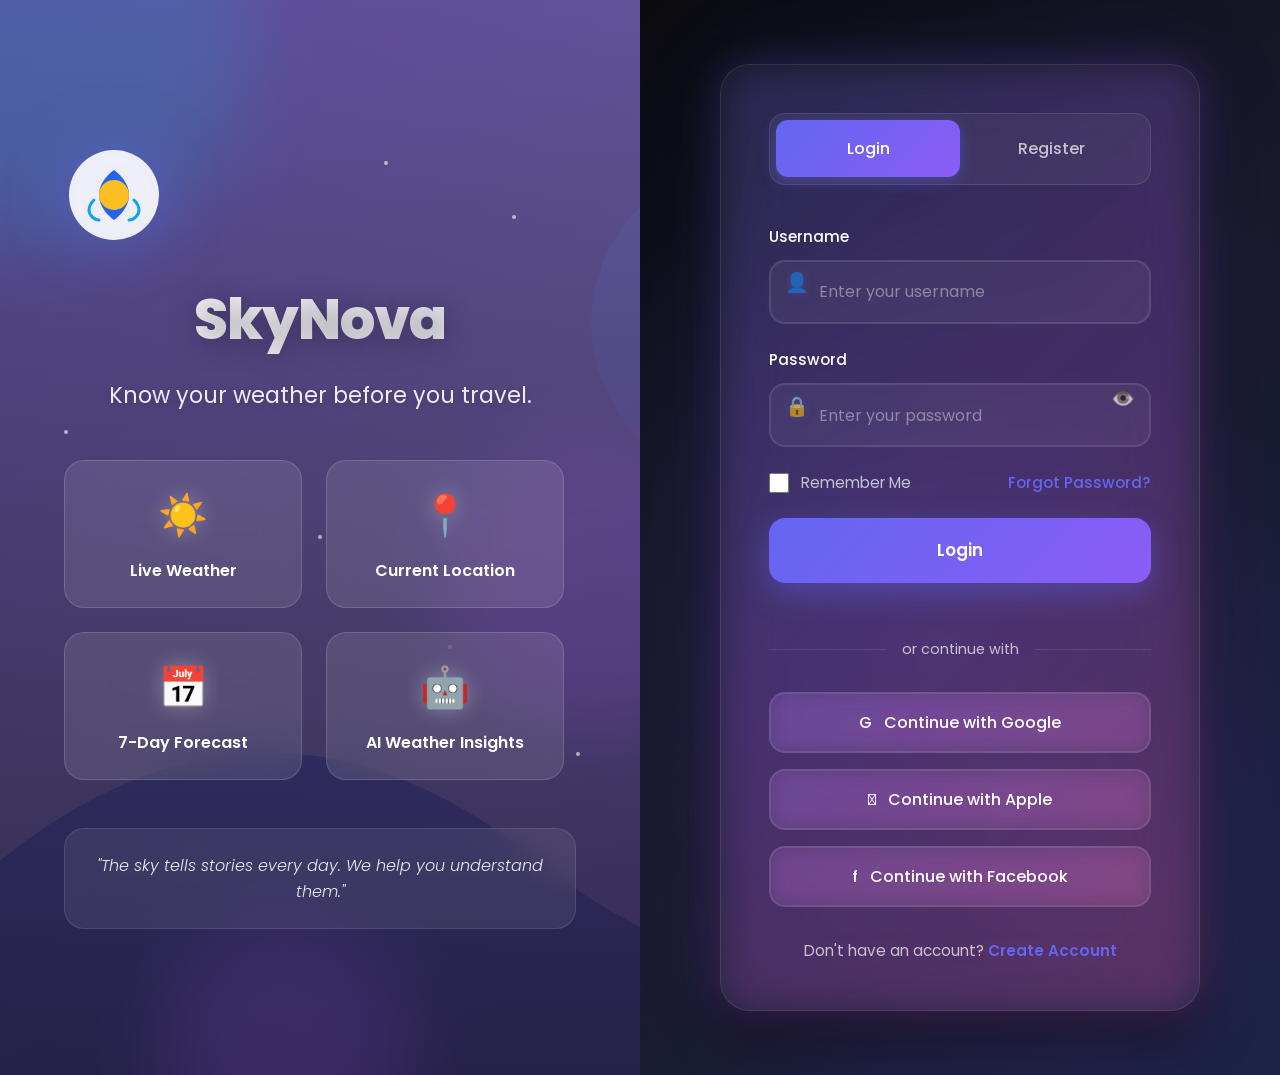
<file: index.html>
<!DOCTYPE html>
<html lang="en">
<head>
    <meta charset="UTF-8">
    <meta name="viewport" content="width=device-width, initial-scale=1.0">
    <title>SkyNova - Login</title>
    <link rel="preconnect" href="https://fonts.googleapis.com">
    <link rel="preconnect" href="https://fonts.gstatic.com" crossorigin>
    <link href="https://fonts.googleapis.com/css2?family=Poppins:wght@300;400;500;600;700&display=swap" rel="stylesheet">
    <link rel="stylesheet" href="css/style.css">
</head>
<body>
    <div class="login-container">
        <!-- Left Side - Animated Background -->
        <div class="left-side">
            <!-- Animated Background Shapes -->
            <div class="bg-shapes">
                <div class="shape shape-1"></div>
                <div class="shape shape-2"></div>
                <div class="shape shape-3"></div>
            </div>

            <!-- Floating Weather Particles -->
            <div class="particle"></div>
            <div class="particle"></div>
            <div class="particle"></div>
            <div class="particle"></div>
            <div class="particle"></div>
            <div class="particle"></div>
            <div class="particle"></div>
            <div class="particle"></div>

            <!-- Left Side Content -->
            <div class="left-content">
                <div class="logo">
                    <svg viewBox="0 0 100 100" fill="none" xmlns="http://www.w3.org/2000/svg">
                        <circle cx="50" cy="50" r="45" fill="white" fill-opacity="0.9"/>
                        <path d="M50 25C50 25 35 35 35 50C35 65 50 75 50 75C50 75 65 65 65 50C65 35 50 25 50 25Z" fill="#2563EB"/>
                        <circle cx="50" cy="50" r="15" fill="#FBBF24"/>
                        <path d="M30 55C30 55 25 60 25 65C25 70 30 75 35 75" stroke="#0EA5E9" stroke-width="3" stroke-linecap="round"/>
                        <path d="M70 55C70 55 75 60 75 65C75 70 70 75 65 75" stroke="#0EA5E9" stroke-width="3" stroke-linecap="round"/>
                    </svg>
                </div>
                <h1>SkyNova</h1>
                <p class="subtitle">Know your weather before you travel.</p>

                <!-- Feature Cards -->
                <div class="features">
                    <div class="feature-card">
                        <span class="icon">☀️</span>
                        <span>Live Weather</span>
                    </div>
                    <div class="feature-card">
                        <span class="icon">📍</span>
                        <span>Current Location</span>
                    </div>
                    <div class="feature-card">
                        <span class="icon">📅</span>
                        <span>7-Day Forecast</span>
                    </div>
                    <div class="feature-card">
                        <span class="icon">🤖</span>
                        <span>AI Weather Insights</span>
                    </div>
                </div>

                <!-- Quote Section -->
                <div class="quote-section">
                    <p>"The sky tells stories every day. We help you understand them."</p>
                </div>
            </div>
        </div>

        <!-- Right Side - Login Form -->
        <div class="right-side">
            <div class="login-card">
                <!-- Login/Register Toggle -->
                <div class="auth-toggle">
                    <button class="toggle-btn active" id="loginToggle">Login</button>
                    <button class="toggle-btn" id="registerToggle">Register</button>
                </div>

                <!-- Login Form -->
                <form class="auth-form active" id="loginForm">
                    <div class="form-group">
                        <label for="loginUsername">Username</label>
                        <span class="input-icon">👤</span>
                        <input type="text" id="loginUsername" placeholder="Enter your username" autocomplete="username">
                        <span class="validation-message" id="loginUsernameError"></span>
                    </div>

                    <div class="form-group">
                        <label for="loginPassword">Password</label>
                        <span class="input-icon">🔒</span>
                        <input type="password" id="loginPassword" placeholder="Enter your password" autocomplete="current-password">
                        <span class="password-toggle" id="loginPasswordToggle">👁️</span>
                        <span class="validation-message" id="loginPasswordError"></span>
                    </div>

                    <div class="form-options">
                        <label class="remember-me">
                            <input type="checkbox" id="rememberMe">
                            Remember Me
                        </label>
                        <a href="#" class="forgot-password" id="forgotPassword">Forgot Password?</a>
                    </div>

                    <button type="submit" class="submit-btn" id="loginBtn">
                        <span class="btn-text">Login</span>
                        <div class="loading-spinner"></div>
                    </button>

                    <!-- Social Login -->
                    <div class="divider">
                        <span>or continue with</span>
                    </div>

                    <div class="social-login">
                        <button type="button" class="social-btn google">
                            <span>G</span>
                            <span>Continue with Google</span>
                        </button>
                        <button type="button" class="social-btn apple">
                            <span></span>
                            <span>Continue with Apple</span>
                        </button>
                        <button type="button" class="social-btn facebook">
                            <span>f</span>
                            <span>Continue with Facebook</span>
                        </button>
                    </div>

                    <div class="create-account">
                        <p>Don't have an account? <a href="#" id="createAccountLink">Create Account</a></p>
                    </div>
                </form>

                <!-- Register Form -->
                <form class="auth-form" id="registerForm">
                    <div class="form-group">
                        <label for="registerUsername">Username</label>
                        <span class="input-icon">👤</span>
                        <input type="text" id="registerUsername" placeholder="Choose a username" autocomplete="username">
                        <span class="validation-message" id="registerUsernameError"></span>
                    </div>

                    <div class="form-group">
                        <label for="registerEmail">Email</label>
                        <span class="input-icon">📧</span>
                        <input type="email" id="registerEmail" placeholder="Enter your email" autocomplete="email">
                        <span class="validation-message" id="registerEmailError"></span>
                    </div>

                    <div class="form-group">
                        <label for="registerPassword">Password</label>
                        <span class="input-icon">🔒</span>
                        <input type="password" id="registerPassword" placeholder="Create a password" autocomplete="new-password">
                        <span class="password-toggle" id="registerPasswordToggle">👁️</span>
                        <span class="validation-message" id="registerPasswordError"></span>
                    </div>

                    <div class="form-group">
                        <label for="confirmPassword">Confirm Password</label>
                        <span class="input-icon">🔒</span>
                        <input type="password" id="confirmPassword" placeholder="Confirm your password" autocomplete="new-password">
                        <span class="password-toggle" id="confirmPasswordToggle">👁️</span>
                        <span class="validation-message" id="confirmPasswordError"></span>
                    </div>

                    <button type="submit" class="submit-btn" id="registerBtn">
                        <span class="btn-text">Create Account</span>
                        <div class="loading-spinner"></div>
                    </button>

                    <!-- Social Login -->
                    <div class="divider">
                        <span>or continue with</span>
                    </div>

                    <div class="social-login">
                        <button type="button" class="social-btn google">
                            <span>G</span>
                            <span>Continue with Google</span>
                        </button>
                        <button type="button" class="social-btn apple">
                            <span></span>
                            <span>Continue with Apple</span>
                        </button>
                        <button type="button" class="social-btn facebook">
                            <span>f</span>
                            <span>Continue with Facebook</span>
                        </button>
                    </div>

                    <div class="create-account">
                        <p>Already have an account? <a href="#" id="loginAccountLink">Login</a></p>
                    </div>
                </form>
            </div>
        </div>
    </div>

    <!-- Toast Container -->
    <div class="toast-container" id="toastContainer"></div>

    <script src="js/login.js"></script>
</body>
</html>
</file>
<file: css/style.css>
/* ============================================
   Weather Dashboard - Premium Login Page Styles
   Futuristic Glassmorphism Design
   ============================================ */

/* CSS Variables */
:root {
  --primary: #6366f1;
  --secondary: #8b5cf6;
  --accent: #a855f7;
  --dark: #0a0a0f;
  --background: #0a0a0f;
  --success: #10b981;
  --warning: #f59e0b;
  --danger: #ef4444;
  --glass-bg: rgba(255, 255, 255, 0.05);
  --glass-border: rgba(255, 255, 255, 0.1);
  --neon-blue: #00d4ff;
  --neon-purple: #a855f7;
  --text-primary: #ffffff;
  --text-secondary: rgba(255, 255, 255, 0.7);
  --shadow-light: 0 4px 6px -1px rgba(0, 0, 0, 0.3);
  --shadow-medium: 0 10px 15px -3px rgba(0, 0, 0, 0.4);
  --shadow-large: 0 25px 50px -12px rgba(0, 0, 0, 0.5);
  --shadow-glow: 0 0 20px rgba(99, 102, 241, 0.3);
}

/* Reset and Base Styles */
* {
  margin: 0;
  padding: 0;
  box-sizing: border-box;
}

body {
  font-family: 'Poppins', sans-serif;
  background: var(--background);
  overflow-x: hidden;
  min-height: 100vh;
  color: var(--text-primary);
}

/* ============================================
   Main Container - Split Screen Layout
   ============================================ */
.login-container {
  display: flex;
  min-height: 100vh;
  width: 100%;
  background: var(--dark);
}

/* ============================================
   Left Side - Premium Animated Background
   ============================================ */
.left-side {
  flex: 1;
  position: relative;
  background: 
    linear-gradient(135deg, rgba(99, 102, 241, 0.8) 0%, rgba(139, 92, 246, 0.8) 50%, rgba(168, 85, 247, 0.8) 100%),
    url('data:image/svg+xml,<svg xmlns="http://www.w3.org/2000/svg" viewBox="0 0 100 100"><defs><linearGradient id="sky" x1="0%" y1="0%" x2="100%" y2="100%"><stop offset="0%" style="stop-color:%23ff6b6b"/><stop offset="50%" style="stop-color:%23feca57"/><stop offset="100%" style="stop-color:%23ff9ff3"/></linearGradient></defs><rect fill="url(%23sky)" width="100" height="100"/><path d="M0 80 Q25 60 50 80 T100 80 L100 100 L0 100 Z" fill="%232d3436"/><circle cx="70" cy="30" r="15" fill="%23ffeaa7"/></svg>');
  background-size: 400% 400%, cover;
  animation: gradientShift 20s ease infinite;
  display: flex;
  flex-direction: column;
  justify-content: center;
  align-items: center;
  padding: 4rem;
  color: white;
  overflow: hidden;
}

@keyframes gradientShift {
  0% { background-position: 0% 50%; }
  50% { background-position: 100% 50%; }
  100% { background-position: 0% 50%; }
}

/* Dark Gradient Overlay */
.left-side::before {
  content: '';
  position: absolute;
  top: 0;
  left: 0;
  right: 0;
  bottom: 0;
  background: linear-gradient(180deg, rgba(10, 10, 15, 0.3) 0%, rgba(10, 10, 15, 0.7) 100%);
  z-index: 1;
}

/* Animated Background Elements */
.bg-shapes {
  position: absolute;
  top: 0;
  left: 0;
  width: 100%;
  height: 100%;
  overflow: hidden;
  z-index: 1;
}

.shape {
  position: absolute;
  border-radius: 50%;
  opacity: 0.15;
  animation: float 25s infinite ease-in-out;
  filter: blur(40px);
}

.shape-1 {
  width: 400px;
  height: 400px;
  background: var(--neon-blue);
  top: -150px;
  left: -150px;
  animation-delay: 0s;
}

.shape-2 {
  width: 300px;
  height: 300px;
  background: var(--neon-purple);
  top: 40%;
  right: -100px;
  animation-delay: 8s;
}

.shape-3 {
  width: 250px;
  height: 250px;
  background: var(--accent);
  bottom: -100px;
  left: 25%;
  animation-delay: 15s;
}

@keyframes float {
  0%, 100% { transform: translateY(0) rotate(0deg); }
  25% { transform: translateY(-20px) rotate(5deg); }
  50% { transform: translateY(-40px) rotate(-5deg); }
  75% { transform: translateY(-20px) rotate(3deg); }
}

/* Floating Weather Particles */
.particle {
  position: absolute;
  width: 4px;
  height: 4px;
  background: rgba(255, 255, 255, 0.6);
  border-radius: 50%;
  animation: particleFloat 15s infinite ease-in-out;
  z-index: 2;
}

.particle:nth-child(1) { top: 10%; left: 20%; animation-delay: 0s; }
.particle:nth-child(2) { top: 20%; left: 80%; animation-delay: 2s; }
.particle:nth-child(3) { top: 40%; left: 10%; animation-delay: 4s; }
.particle:nth-child(4) { top: 60%; left: 70%; animation-delay: 6s; }
.particle:nth-child(5) { top: 80%; left: 30%; animation-delay: 8s; }
.particle:nth-child(6) { top: 30%; left: 50%; animation-delay: 10s; }
.particle:nth-child(7) { top: 70%; left: 90%; animation-delay: 12s; }
.particle:nth-child(8) { top: 15%; left: 60%; animation-delay: 14s; }

@keyframes particleFloat {
  0%, 100% { transform: translateY(0) translateX(0); opacity: 0; }
  10% { opacity: 1; }
  90% { opacity: 1; }
  100% { transform: translateY(-100vh) translateX(50px); opacity: 0; }
}

@keyframes cloudFloat {
  0%, 100% { transform: translateX(0); }
  50% { transform: translateX(50px); }
}

/* Left Side Content */
.left-content {
  position: relative;
  z-index: 10;
  text-align: center;
  animation: fadeInUp 1s ease-out;
  max-width: 600px;
}

@keyframes fadeInUp {
  from {
    opacity: 0;
    transform: translateY(30px);
  }
  to {
    opacity: 1;
    transform: translateY(0);
  }
}

.logo {
  width: 100px;
  height: 100px;
  margin-bottom: 2rem;
  animation: floatLogo 4s ease-in-out infinite;
  filter: drop-shadow(0 0 30px rgba(99, 102, 241, 0.5));
}

@keyframes floatLogo {
  0%, 100% { transform: translateY(0) rotate(0deg); }
  50% { transform: translateY(-15px) rotate(5deg); }
}

.left-content h1 {
  font-size: 3.5rem;
  font-weight: 800;
  margin-bottom: 1rem;
  text-shadow: 0 4px 30px rgba(0, 0, 0, 0.3);
  letter-spacing: -1px;
  background: linear-gradient(135deg, #ffffff 0%, rgba(255, 255, 255, 0.8) 100%);
  -webkit-background-clip: text;
  -webkit-text-fill-color: transparent;
  background-clip: text;
}

.left-content .subtitle {
  font-size: 1.4rem;
  margin-bottom: 3rem;
  opacity: 0.9;
  font-weight: 400;
  text-shadow: 0 2px 10px rgba(0, 0, 0, 0.2);
}

/* Feature Cards */
.features {
  display: grid;
  grid-template-columns: repeat(2, 1fr);
  gap: 1.5rem;
  max-width: 500px;
  margin-bottom: 3rem;
}

.feature-card {
  background: rgba(255, 255, 255, 0.1);
  backdrop-filter: blur(20px);
  border: 1px solid rgba(255, 255, 255, 0.15);
  border-radius: 20px;
  padding: 1.5rem;
  text-align: center;
  transition: all 0.4s cubic-bezier(0.175, 0.885, 0.32, 1.275);
  animation: slideUp 0.8s ease-out backwards;
  position: relative;
  overflow: hidden;
}

.feature-card::before {
  content: '';
  position: absolute;
  top: 0;
  left: 0;
  right: 0;
  bottom: 0;
  background: linear-gradient(135deg, rgba(99, 102, 241, 0.2) 0%, rgba(168, 85, 247, 0.2) 100%);
  opacity: 0;
  transition: opacity 0.3s ease;
}

.feature-card:hover::before {
  opacity: 1;
}

.feature-card:nth-child(1) { animation-delay: 0.2s; }
.feature-card:nth-child(2) { animation-delay: 0.3s; }
.feature-card:nth-child(3) { animation-delay: 0.4s; }
.feature-card:nth-child(4) { animation-delay: 0.5s; }

@keyframes slideUp {
  from {
    opacity: 0;
    transform: translateY(20px);
  }
  to {
    opacity: 1;
    transform: translateY(0);
  }
}

.feature-card:hover {
  transform: translateY(-8px) scale(1.02);
  box-shadow: 0 20px 40px rgba(0, 0, 0, 0.3), 0 0 20px rgba(99, 102, 241, 0.3);
  border-color: rgba(99, 102, 241, 0.5);
}

.feature-card .icon {
  font-size: 2.5rem;
  margin-bottom: 0.8rem;
  display: block;
  position: relative;
  z-index: 1;
  filter: drop-shadow(0 0 10px rgba(255, 255, 255, 0.3));
}

.feature-card span {
  font-size: 1rem;
  font-weight: 600;
  position: relative;
  z-index: 1;
}

/* Quote Section */
.quote-section {
  margin-top: 2rem;
  padding: 1.5rem 2rem;
  background: rgba(255, 255, 255, 0.08);
  backdrop-filter: blur(15px);
  border-radius: 20px;
  border: 1px solid rgba(255, 255, 255, 0.1);
  animation: fadeInUp 1s ease-out backwards;
  animation-delay: 0.8s;
}

.quote-section p {
  font-size: 1rem;
  font-style: italic;
  line-height: 1.6;
  opacity: 0.9;
  font-weight: 300;
}


/* ============================================
   Right Side - Premium Login Form
   ============================================ */
.right-side {
  flex: 1;
  background: linear-gradient(135deg, #0a0a0f 0%, #1a1a2e 50%, #16213e 100%);
  display: flex;
  justify-content: center;
  align-items: center;
  padding: 4rem;
  position: relative;
  overflow: hidden;
}

.right-side::before {
  content: '';
  position: absolute;
  top: 0;
  left: 0;
  right: 0;
  bottom: 0;
  background: radial-gradient(circle at 30% 50%, rgba(99, 102, 241, 0.1) 0%, transparent 50%),
              radial-gradient(circle at 70% 80%, rgba(168, 85, 247, 0.1) 0%, transparent 50%);
  z-index: 0;
}

/* Premium Glassmorphism Login Card */
.login-card {
  background: rgba(255, 255, 255, 0.03);
  backdrop-filter: blur(40px);
  border-radius: 30px;
  padding: 3rem;
  width: 100%;
  max-width: 480px;
  box-shadow: 0 25px 50px rgba(0, 0, 0, 0.5), 0 0 100px rgba(99, 102, 241, 0.1);
  border: 1px solid rgba(255, 255, 255, 0.1);
  animation: fadeInRight 1s ease-out;
  position: relative;
  z-index: 1;
}

.login-card::before {
  content: '';
  position: absolute;
  top: -2px;
  left: -2px;
  right: -2px;
  bottom: -2px;
  background: linear-gradient(135deg, rgba(99, 102, 241, 0.5) 0%, rgba(168, 85, 247, 0.5) 50%, rgba(236, 72, 153, 0.5) 100%);
  border-radius: 32px;
  z-index: -1;
  opacity: 0.5;
  filter: blur(20px);
}

@keyframes fadeInRight {
  from {
    opacity: 0;
    transform: translateX(30px);
  }
  to {
    opacity: 1;
    transform: translateX(0);
  }
}

/* Login/Register Toggle */
.auth-toggle {
  display: flex;
  background: rgba(255, 255, 255, 0.05);
  border-radius: 16px;
  padding: 0.4rem;
  margin-bottom: 2.5rem;
  border: 1px solid rgba(255, 255, 255, 0.1);
}

.toggle-btn {
  flex: 1;
  padding: 1rem;
  border: none;
  background: transparent;
  color: var(--text-secondary);
  font-family: 'Poppins', sans-serif;
  font-size: 1rem;
  font-weight: 500;
  cursor: pointer;
  border-radius: 12px;
  transition: all 0.4s cubic-bezier(0.175, 0.885, 0.32, 1.275);
  position: relative;
  overflow: hidden;
}

.toggle-btn.active {
  background: linear-gradient(135deg, var(--primary) 0%, var(--secondary) 100%);
  color: white;
  box-shadow: 0 4px 15px rgba(99, 102, 241, 0.4);
}

.toggle-btn:hover:not(.active) {
  background: rgba(255, 255, 255, 0.1);
  color: var(--text-primary);
}

/* Form Styles */
.auth-form {
  display: none;
  animation: fadeIn 0.5s ease-out;
}

.auth-form.active {
  display: block;
}

@keyframes fadeIn {
  from { opacity: 0; }
  to { opacity: 1; }
}

.form-group {
  margin-bottom: 1.5rem;
  position: relative;
}

.form-group label {
  display: block;
  margin-bottom: 0.75rem;
  color: var(--text-primary);
  font-weight: 500;
  font-size: 0.95rem;
}

.form-group input {
  width: 100%;
  padding: 1.1rem 1rem 1.1rem 3rem;
  border: 2px solid rgba(255, 255, 255, 0.1);
  border-radius: 16px;
  font-family: 'Poppins', sans-serif;
  font-size: 1rem;
  transition: all 0.3s ease;
  background: rgba(255, 255, 255, 0.05);
  color: var(--text-primary);
}

.form-group input::placeholder {
  color: rgba(255, 255, 255, 0.4);
}

.form-group input:focus {
  outline: none;
  border-color: var(--primary);
  background: rgba(255, 255, 255, 0.08);
  box-shadow: 0 0 0 4px rgba(99, 102, 241, 0.15), 0 0 20px rgba(99, 102, 241, 0.2);
}

.form-group .input-icon {
  position: absolute;
  left: 1rem;
  top: 50%;
  transform: translateY(-50%);
  color: var(--text-secondary);
  font-size: 1.2rem;
  filter: drop-shadow(0 0 5px rgba(99, 102, 241, 0.3));
}

.form-group label + .input-icon {
  top: calc(50% + 0.5rem);
}

/* Password Toggle */
.password-toggle {
  position: absolute;
  right: 1rem;
  top: 50%;
  transform: translateY(-50%);
  cursor: pointer;
  color: var(--text-secondary);
  font-size: 1.2rem;
  transition: all 0.3s ease;
}

.password-toggle:hover {
  color: var(--primary);
  filter: drop-shadow(0 0 10px rgba(99, 102, 241, 0.5));
}

.form-group label + .password-toggle {
  top: calc(50% + 0.5rem);
}

/* Remember Me & Forgot Password */
.form-options {
  display: flex;
  justify-content: space-between;
  align-items: center;
  margin-bottom: 1.5rem;
  font-size: 0.9rem;
}

.remember-me {
  display: flex;
  align-items: center;
  gap: 0.75rem;
  cursor: pointer;
  color: var(--text-secondary);
  font-size: 0.95rem;
}

.remember-me input[type="checkbox"] {
  width: 20px;
  height: 20px;
  cursor: pointer;
  accent-color: var(--primary);
  border-radius: 4px;
}

.forgot-password {
  color: var(--primary);
  text-decoration: none;
  font-weight: 500;
  transition: all 0.3s ease;
  font-size: 0.95rem;
}

.forgot-password:hover {
  color: var(--secondary);
  text-shadow: 0 0 10px rgba(99, 102, 241, 0.5);
}

/* Submit Button */
.submit-btn {
  width: 100%;
  padding: 1.2rem;
  background: linear-gradient(135deg, var(--primary) 0%, var(--secondary) 100%);
  color: white;
  border: none;
  border-radius: 16px;
  font-family: 'Poppins', sans-serif;
  font-size: 1.05rem;
  font-weight: 600;
  cursor: pointer;
  transition: all 0.4s cubic-bezier(0.175, 0.885, 0.32, 1.275);
  position: relative;
  overflow: hidden;
  box-shadow: 0 10px 30px rgba(99, 102, 241, 0.4);
  margin-bottom: 1.5rem;
}

.submit-btn::before {
  content: '';
  position: absolute;
  top: 50%;
  left: 50%;
  width: 0;
  height: 0;
  background: rgba(255, 255, 255, 0.3);
  border-radius: 50%;
  transform: translate(-50%, -50%);
  transition: width 0.6s, height 0.6s;
}

.submit-btn:hover::before {
  width: 300px;
  height: 300px;
}

.submit-btn:hover {
  transform: translateY(-3px);
  box-shadow: 0 15px 40px rgba(99, 102, 241, 0.5), 0 0 30px rgba(99, 102, 241, 0.3);
}

.submit-btn:active {
  transform: translateY(0);
}

.submit-btn:disabled {
  opacity: 0.7;
  cursor: not-allowed;
}

/* Loading Animation */
.loading-spinner {
  display: none;
  width: 20px;
  height: 20px;
  border: 2px solid rgba(255, 255, 255, 0.3);
  border-top-color: white;
  border-radius: 50%;
  animation: spin 0.8s linear infinite;
  margin: 0 auto;
}

@keyframes spin {
  to { transform: rotate(360deg); }
}

.submit-btn.loading .btn-text {
  display: none;
}

.submit-btn.loading .loading-spinner {
  display: block;
}

/* Validation Messages */
.validation-message {
  font-size: 0.85rem;
  margin-top: 0.5rem;
  display: none;
  animation: shake 0.5s ease;
}

@keyframes shake {
  0%, 100% { transform: translateX(0); }
  25% { transform: translateX(-5px); }
  75% { transform: translateX(5px); }
}

.validation-message.error {
  color: var(--danger);
  display: block;
}

.validation-message.success {
  color: var(--success);
  display: block;
}

.form-group input.error {
  border-color: var(--danger);
  box-shadow: 0 0 0 4px rgba(239, 68, 68, 0.15);
}

.form-group input.success {
  border-color: var(--success);
  box-shadow: 0 0 0 4px rgba(16, 185, 129, 0.15);
}

/* Social Login Buttons */
.social-login {
  display: flex;
  flex-direction: column;
  gap: 1rem;
  margin-bottom: 2rem;
}

.social-btn {
  width: 100%;
  padding: 1rem;
  border: 2px solid rgba(255, 255, 255, 0.1);
  border-radius: 16px;
  background: rgba(255, 255, 255, 0.05);
  color: var(--text-primary);
  font-family: 'Poppins', sans-serif;
  font-size: 1rem;
  font-weight: 500;
  cursor: pointer;
  transition: all 0.3s ease;
  display: flex;
  align-items: center;
  justify-content: center;
  gap: 0.75rem;
  backdrop-filter: blur(10px);
}

.social-btn:hover {
  background: rgba(255, 255, 255, 0.1);
  border-color: rgba(255, 255, 255, 0.2);
  transform: translateY(-2px);
  box-shadow: 0 10px 30px rgba(0, 0, 0, 0.3);
}

.social-btn.google:hover {
  border-color: #4285f4;
  box-shadow: 0 10px 30px rgba(66, 133, 244, 0.3);
}

.social-btn.apple:hover {
  border-color: #000;
  box-shadow: 0 10px 30px rgba(0, 0, 0, 0.3);
}

.social-btn.facebook:hover {
  border-color: #1877f2;
  box-shadow: 0 10px 30px rgba(24, 119, 242, 0.3);
}

.divider {
  display: flex;
  align-items: center;
  margin: 2rem 0;
  color: var(--text-secondary);
  font-size: 0.9rem;
}

.divider::before,
.divider::after {
  content: '';
  flex: 1;
  height: 1px;
  background: rgba(255, 255, 255, 0.1);
}

.divider span {
  padding: 0 1rem;
}

.create-account {
  text-align: center;
  color: var(--text-secondary);
  font-size: 0.95rem;
}

.create-account a {
  color: var(--primary);
  text-decoration: none;
  font-weight: 600;
  transition: all 0.3s ease;
}

.create-account a:hover {
  color: var(--secondary);
  text-shadow: 0 0 10px rgba(99, 102, 241, 0.5);
}

/* ============================================
   Toast Notifications
   ============================================ */
.toast-container {
  position: fixed;
  top: 20px;
  right: 20px;
  z-index: 1000;
}

.toast {
  background: rgba(10, 10, 15, 0.95);
  backdrop-filter: blur(20px);
  padding: 1.2rem 1.8rem;
  border-radius: 16px;
  box-shadow: 0 25px 50px rgba(0, 0, 0, 0.5);
  margin-bottom: 1rem;
  display: flex;
  align-items: center;
  gap: 1rem;
  animation: slideInRight 0.5s ease-out;
  min-width: 320px;
  border: 1px solid rgba(255, 255, 255, 0.1);
}

@keyframes slideInRight {
  from {
    opacity: 0;
    transform: translateX(100%);
  }
  to {
    opacity: 1;
    transform: translateX(0);
  }
}

.toast.success {
  border-left: 4px solid var(--success);
}

.toast.error {
  border-left: 4px solid var(--danger);
}

.toast.warning {
  border-left: 4px solid var(--warning);
}

.toast-icon {
  font-size: 1.3rem;
}

.toast.success .toast-icon { color: var(--success); }
.toast.error .toast-icon { color: var(--danger); }
.toast.warning .toast-icon { color: var(--warning); }

.toast-message {
  font-size: 0.95rem;
  color: var(--text-primary);
  font-weight: 500;
}

.toast.hide {
  animation: slideOutRight 0.5s ease-out forwards;
}

@keyframes slideOutRight {
  from {
    opacity: 1;
    transform: translateX(0);
  }
  to {
    opacity: 0;
    transform: translateX(100%);
  }
}

/* ============================================
   Responsive Design
   ============================================ */
@media (max-width: 1024px) {
  .left-content h1 {
    font-size: 2.8rem;
  }

  .left-content .subtitle {
    font-size: 1.2rem;
  }

  .features {
    grid-template-columns: repeat(2, 1fr);
    gap: 1rem;
  }

  .feature-card {
    padding: 1.2rem;
  }

  .quote-section {
    padding: 1.2rem 1.5rem;
  }
}

@media (max-width: 768px) {
  .login-container {
    flex-direction: column;
  }

  .left-side {
    padding: 3rem 2rem;
    min-height: 45vh;
  }

  .left-content h1 {
    font-size: 2.2rem;
  }

  .left-content .subtitle {
    font-size: 1.1rem;
    margin-bottom: 2rem;
  }

  .features {
    grid-template-columns: repeat(2, 1fr);
    gap: 0.8rem;
    max-width: 100%;
  }

  .feature-card {
    padding: 1rem;
  }

  .quote-section {
    display: none;
  }

  .right-side {
    padding: 2rem;
  }

  .login-card {
    padding: 2rem;
    max-width: 100%;
  }

  .social-login {
    margin-bottom: 1.5rem;
  }
}

@media (max-width: 480px) {
  .left-side {
    min-height: 40vh;
    padding: 2rem 1.5rem;
  }

  .left-content h1 {
    font-size: 1.8rem;
  }

  .logo {
    width: 70px;
    height: 70px;
  }

  .features {
    gap: 0.6rem;
  }

  .feature-card {
    padding: 0.8rem;
  }

  .feature-card .icon {
    font-size: 2rem;
  }

  .feature-card span {
    font-size: 0.85rem;
  }

  .right-side {
    padding: 1.5rem;
  }

  .login-card {
    padding: 1.5rem;
  }

  .auth-toggle {
    margin-bottom: 1.5rem;
  }

  .form-group {
    margin-bottom: 1rem;
  }

  .submit-btn {
    padding: 1rem;
  }
}

/* ============================================
   Accessibility
   ============================================ */
*:focus-visible {
  outline: 3px solid var(--primary);
  outline-offset: 3px;
}

button:focus-visible,
input:focus-visible {
  outline: 3px solid var(--primary);
  outline-offset: 3px;
}

/* Reduced Motion */
@media (prefers-reduced-motion: reduce) {
  *,
  *::before,
  *::after {
    animation-duration: 0.01ms !important;
    animation-iteration-count: 1 !important;
    transition-duration: 0.01ms !important;
  }
}

/* Smooth Scroll */
html {
  scroll-behavior: smooth;
}
</file>
<file: css/dashboard.css>
/* ============================================
   Weather Dashboard - Premium Dashboard Styles
   Dark Futuristic Design
   ============================================ */

/* CSS Variables */
:root {
  --primary: #6366f1;
  --secondary: #8b5cf6;
  --accent: #a855f7;
  --dark: #0a0a0f;
  --background: #0a0a0f;
  --sidebar-bg: #0a0a0f;
  --card-bg: rgba(255, 255, 255, 0.03);
  --card-bg-hover: rgba(255, 255, 255, 0.06);
  --text-primary: #ffffff;
  --text-secondary: rgba(255, 255, 255, 0.7);
  --text-light: rgba(255, 255, 255, 0.5);
  --success: #10b981;
  --warning: #f59e0b;
  --danger: #ef4444;
  --neon-blue: #00d4ff;
  --neon-purple: #a855f7;
  --neon-pink: #ec4899;
  --shadow-sm: 0 4px 6px -1px rgba(0, 0, 0, 0.3);
  --shadow-md: 0 10px 15px -3px rgba(0, 0, 0, 0.4);
  --shadow-lg: 0 20px 25px -5px rgba(0, 0, 0, 0.5);
  --shadow-xl: 0 25px 50px -12px rgba(0, 0, 0, 0.6);
  --shadow-glow: 0 0 20px rgba(99, 102, 241, 0.3);
  --border-color: rgba(255, 255, 255, 0.1);
  --glass-bg: rgba(255, 255, 255, 0.03);
  --glass-border: rgba(255, 255, 255, 0.08);
}

/* Reset and Base Styles */
* {
  margin: 0;
  padding: 0;
  box-sizing: border-box;
}

body {
  font-family: 'Poppins', sans-serif;
  background: var(--dark);
  background-image: 
    radial-gradient(circle at 20% 50%, rgba(99, 102, 241, 0.08) 0%, transparent 50%),
    radial-gradient(circle at 80% 80%, rgba(168, 85, 247, 0.08) 0%, transparent 50%),
    radial-gradient(circle at 40% 20%, rgba(236, 72, 153, 0.05) 0%, transparent 40%);
  color: var(--text-primary);
  overflow-x: hidden;
  min-height: 100vh;
}

/* ============================================
   Dashboard Container
   ============================================ */
.dashboard-container {
  display: flex;
  min-height: 100vh;
}

/* ============================================
   Sidebar - Premium Dark Design
   ============================================ */
.sidebar {
  width: 280px;
  background: var(--sidebar-bg);
  display: flex;
  flex-direction: column;
  position: fixed;
  left: 0;
  top: 0;
  height: 100vh;
  z-index: 100;
  transition: transform 0.4s cubic-bezier(0.4, 0, 0.2, 1);
  border-right: 1px solid var(--border-color);
}

.sidebar-header {
  padding: 2rem 1.5rem;
  display: flex;
  align-items: center;
  gap: 1rem;
  border-bottom: 1px solid var(--border-color);
}

.logo {
  width: 50px;
  height: 50px;
  flex-shrink: 0;
  filter: drop-shadow(0 0 15px rgba(99, 102, 241, 0.5));
}

.app-name {
  color: white;
  font-size: 1.4rem;
  font-weight: 800;
  letter-spacing: -0.5px;
  background: linear-gradient(135deg, #ffffff 0%, rgba(255, 255, 255, 0.8) 100%);
  -webkit-background-clip: text;
  -webkit-text-fill-color: transparent;
  background-clip: text;
}

.sidebar-nav {
  flex: 1;
  padding: 1.5rem 1rem;
  display: flex;
  flex-direction: column;
  gap: 0.5rem;
  overflow-y: auto;
}

.nav-item {
  display: flex;
  align-items: center;
  gap: 1rem;
  padding: 1rem 1.2rem;
  color: var(--text-secondary);
  text-decoration: none;
  border-radius: 16px;
  transition: all 0.3s cubic-bezier(0.175, 0.885, 0.32, 1.275);
  font-weight: 500;
  position: relative;
  overflow: hidden;
}

.nav-item::before {
  content: '';
  position: absolute;
  left: 0;
  top: 0;
  bottom: 0;
  width: 3px;
  background: linear-gradient(180deg, var(--primary) 0%, var(--secondary) 100%);
  transform: scaleY(0);
  transition: transform 0.3s ease;
}

.nav-item:hover {
  background: var(--card-bg-hover);
  color: white;
  transform: translateX(8px);
}

.nav-item:hover::before {
  transform: scaleY(1);
}

.nav-item.active {
  background: linear-gradient(135deg, rgba(99, 102, 241, 0.2) 0%, rgba(139, 92, 246, 0.2) 100%);
  color: white;
  box-shadow: 0 0 20px rgba(99, 102, 241, 0.3);
}

.nav-item.active::before {
  transform: scaleY(1);
}

.nav-icon {
  font-size: 1.4rem;
  width: 24px;
  text-align: center;
  filter: drop-shadow(0 0 5px rgba(99, 102, 241, 0.3));
  transition: filter 0.3s ease;
}

.nav-item:hover .nav-icon {
  filter: drop-shadow(0 0 10px rgba(99, 102, 241, 0.6));
}

.nav-text {
  font-size: 0.95rem;
  font-weight: 500;
}

.sidebar-footer {
  padding: 1rem;
  border-top: 1px solid var(--border-color);
}

.logout-btn {
  color: var(--danger);
}

.logout-btn:hover {
  background: rgba(239, 68, 68, 0.15);
  color: var(--danger);
  box-shadow: 0 0 20px rgba(239, 68, 68, 0.3);
}

/* Premium Upgrade Card */
.premium-card {
  margin: 1rem;
  padding: 1.5rem;
  background: linear-gradient(135deg, rgba(99, 102, 241, 0.2) 0%, rgba(168, 85, 247, 0.2) 100%);
  border: 1px solid rgba(99, 102, 241, 0.3);
  border-radius: 20px;
  text-align: center;
  transition: all 0.3s ease;
  cursor: pointer;
}

.premium-card:hover {
  transform: translateY(-5px);
  box-shadow: 0 10px 30px rgba(99, 102, 241, 0.4);
  border-color: rgba(99, 102, 241, 0.5);
}

.premium-card h4 {
  color: white;
  font-size: 1rem;
  font-weight: 600;
  margin-bottom: 0.5rem;
}

.premium-card p {
  color: var(--text-secondary);
  font-size: 0.85rem;
  margin-bottom: 1rem;
}

.premium-card .upgrade-btn {
  background: linear-gradient(135deg, var(--primary) 0%, var(--secondary) 100%);
  color: white;
  border: none;
  padding: 0.6rem 1.2rem;
  border-radius: 12px;
  font-size: 0.85rem;
  font-weight: 600;
  cursor: pointer;
  transition: all 0.3s ease;
}

.premium-card .upgrade-btn:hover {
  box-shadow: 0 5px 15px rgba(99, 102, 241, 0.5);
}

/* ============================================
   Main Content
   ============================================ */
.main-content {
  flex: 1;
  margin-left: 280px;
  min-height: 100vh;
  transition: margin-left 0.3s ease;
}

.main-content.sidebar-collapsed {
  margin-left: 0;
}

/* ============================================
   Top Navigation - Premium Design
   ============================================ */
.top-nav {
  background: rgba(10, 10, 15, 0.8);
  backdrop-filter: blur(20px);
  padding: 1.2rem 2rem;
  display: flex;
  align-items: center;
  justify-content: space-between;
  gap: 2rem;
  box-shadow: 0 4px 20px rgba(0, 0, 0, 0.3);
  position: sticky;
  top: 0;
  z-index: 50;
  border-bottom: 1px solid var(--border-color);
}

.menu-toggle {
  display: none;
  flex-direction: column;
  gap: 5px;
  background: none;
  border: none;
  cursor: pointer;
  padding: 8px;
  border-radius: 8px;
  transition: background 0.3s ease;
}

.menu-toggle:hover {
  background: var(--card-bg-hover);
}

.menu-toggle span {
  width: 25px;
  height: 3px;
  background: var(--text-primary);
  border-radius: 3px;
  transition: all 0.3s ease;
  box-shadow: 0 0 5px rgba(99, 102, 241, 0.3);
}

.search-bar {
  flex: 1;
  max-width: 500px;
  display: flex;
  align-items: center;
  background: var(--card-bg);
  border: 2px solid var(--border-color);
  border-radius: 20px;
  padding: 0.8rem 1.2rem;
  transition: all 0.3s ease;
  backdrop-filter: blur(10px);
}

.search-bar:focus-within {
  border-color: var(--primary);
  box-shadow: 0 0 0 4px rgba(99, 102, 241, 0.15), 0 0 20px rgba(99, 102, 241, 0.3);
  background: var(--card-bg-hover);
}

.search-icon {
  font-size: 1.3rem;
  margin-right: 0.8rem;
  filter: drop-shadow(0 0 5px rgba(99, 102, 241, 0.3));
}

.search-bar input {
  flex: 1;
  border: none;
  background: transparent;
  font-family: 'Poppins', sans-serif;
  font-size: 1rem;
  color: var(--text-primary);
  outline: none;
}

.search-bar input::placeholder {
  color: var(--text-light);
}

.search-btn {
  background: linear-gradient(135deg, var(--primary) 0%, var(--secondary) 100%);
  color: white;
  border: none;
  padding: 0.7rem 1.5rem;
  border-radius: 14px;
  font-family: 'Poppins', sans-serif;
  font-size: 0.95rem;
  font-weight: 600;
  cursor: pointer;
  transition: all 0.3s ease;
  box-shadow: 0 4px 15px rgba(99, 102, 241, 0.3);
}

.search-btn:hover {
  transform: translateY(-2px);
  box-shadow: 0 6px 20px rgba(99, 102, 241, 0.5);
}

.nav-actions {
  display: flex;
  align-items: center;
  gap: 1rem;
}

.nav-actions button {
  width: 44px;
  height: 44px;
  border-radius: 14px;
  border: none;
  background: var(--card-bg);
  font-size: 1.3rem;
  cursor: pointer;
  transition: all 0.3s cubic-bezier(0.175, 0.885, 0.32, 1.275);
  display: flex;
  align-items: center;
  justify-content: center;
  backdrop-filter: blur(10px);
  border: 1px solid var(--border-color);
}

.nav-actions button:hover {
  background: var(--card-bg-hover);
  transform: translateY(-3px);
  box-shadow: 0 5px 20px rgba(99, 102, 241, 0.3);
  border-color: rgba(99, 102, 241, 0.5);
}

.theme-toggle {
  position: relative;
}

.user-profile {
  display: flex;
  align-items: center;
  gap: 1rem;
  padding: 0.6rem 1.2rem;
  background: var(--card-bg);
  border-radius: 16px;
  cursor: pointer;
  transition: all 0.3s ease;
  border: 1px solid var(--border-color);
  backdrop-filter: blur(10px);
}

.user-profile:hover {
  background: var(--card-bg-hover);
  transform: translateY(-2px);
  box-shadow: 0 5px 20px rgba(99, 102, 241, 0.3);
  border-color: rgba(99, 102, 241, 0.5);
}

.avatar {
  width: 40px;
  height: 40px;
  border-radius: 50%;
  object-fit: cover;
  border: 2px solid var(--primary);
  box-shadow: 0 0 15px rgba(99, 102, 241, 0.4);
}

.username {
  font-size: 0.95rem;
  font-weight: 600;
  color: var(--text-primary);
}

/* ============================================
   Content Area - Premium Design
   ============================================ */
.content-area {
  padding: 2.5rem;
  max-width: 1600px;
  margin: 0 auto;
  animation: fadeIn 0.6s ease-out;
}

@keyframes fadeIn {
  from {
    opacity: 0;
    transform: translateY(20px);
  }
  to {
    opacity: 1;
    transform: translateY(0);
  }
}

/* ============================================
   Greeting Section - Premium Design
   ============================================ */
.greeting-section {
  margin-bottom: 2.5rem;
  animation: slideUp 0.6s ease-out;
}

@keyframes slideUp {
  from {
    opacity: 0;
    transform: translateY(30px);
  }
  to {
    opacity: 1;
    transform: translateY(0);
  }
}

.greeting-section h1 {
  font-size: 2.2rem;
  font-weight: 800;
  margin-bottom: 0.5rem;
  background: linear-gradient(135deg, #ffffff 0%, rgba(255, 255, 255, 0.8) 100%);
  -webkit-background-clip: text;
  -webkit-text-fill-color: transparent;
  background-clip: text;
  letter-spacing: -0.5px;
}

.current-time {
  font-size: 1.05rem;
  color: var(--text-secondary);
  font-weight: 400;
}

/* ============================================
   Weather Hero Card - Premium Design
   ============================================ */
.weather-hero {
  position: relative;
  background: linear-gradient(135deg, rgba(99, 102, 241, 0.3) 0%, rgba(139, 92, 246, 0.3) 100%);
  border-radius: 32px;
  padding: 3rem;
  margin-bottom: 2.5rem;
  overflow: hidden;
  box-shadow: 0 25px 50px rgba(0, 0, 0, 0.5), 0 0 100px rgba(99, 102, 241, 0.2);
  animation: slideUp 0.8s ease-out;
  animation-delay: 0.1s;
  animation-fill-mode: backwards;
  border: 1px solid rgba(255, 255, 255, 0.1);
  backdrop-filter: blur(20px);
}

.hero-background {
  position: absolute;
  top: 0;
  left: 0;
  right: 0;
  bottom: 0;
  opacity: 0.4;
  transition: background 0.8s ease;
  background-size: cover;
  background-position: center;
}

/* Weather Backgrounds - Premium */
.hero-background.sunny {
  background: linear-gradient(135deg, rgba(251, 191, 36, 0.3) 0%, rgba(245, 158, 11, 0.3) 100%);
}

.hero-background.rain {
  background: linear-gradient(135deg, rgba(59, 130, 246, 0.3) 0%, rgba(37, 99, 235, 0.3) 100%);
}

.hero-background.cloudy {
  background: linear-gradient(135deg, rgba(107, 114, 128, 0.3) 0%, rgba(75, 85, 99, 0.3) 100%);
}

.hero-background.night {
  background: linear-gradient(135deg, rgba(15, 23, 42, 0.5) 0%, rgba(30, 41, 59, 0.5) 100%);
}

.hero-background.snow {
  background: linear-gradient(135deg, rgba(224, 242, 254, 0.3) 0%, rgba(186, 230, 253, 0.3) 100%);
}

.hero-content {
  position: relative;
  z-index: 1;
  display: grid;
  grid-template-columns: 1fr 1.2fr 1fr;
  gap: 2.5rem;
  align-items: center;
}

.hero-left {
  color: white;
}

.location-info h2 {
  font-size: 2.8rem;
  font-weight: 800;
  margin-bottom: 0.5rem;
  text-shadow: 0 4px 20px rgba(0, 0, 0, 0.3);
  letter-spacing: -1px;
}

.location-info p {
  font-size: 1.2rem;
  opacity: 0.9;
  font-weight: 500;
}

.date-info {
  margin-top: 1.2rem;
  font-size: 1rem;
  opacity: 0.85;
  font-weight: 400;
}

.hero-center {
  text-align: center;
  color: white;
}

.weather-icon-large {
  font-size: 6rem;
  margin-bottom: 1rem;
  animation: float 4s ease-in-out infinite;
  filter: drop-shadow(0 0 30px rgba(255, 255, 255, 0.3));
}

@keyframes float {
  0%, 100% { transform: translateY(0) rotate(0deg); }
  50% { transform: translateY(-15px) rotate(3deg); }
}

.temperature {
  font-size: 5rem;
  font-weight: 800;
  line-height: 1;
  text-shadow: 0 4px 30px rgba(0, 0, 0, 0.3);
  letter-spacing: -3px;
}

.degree {
  font-size: 2.5rem;
  font-weight: 600;
}

.weather-condition {
  font-size: 1.4rem;
  margin-top: 0.8rem;
  opacity: 0.95;
  font-weight: 500;
  text-shadow: 0 2px 10px rgba(0, 0, 0, 0.2);
}

.hero-right {
  color: white;
  text-align: right;
}

.feels-like {
  background: rgba(255, 255, 255, 0.15);
  backdrop-filter: blur(20px);
  padding: 1.2rem 1.8rem;
  border-radius: 20px;
  display: inline-block;
  border: 1px solid rgba(255, 255, 255, 0.2);
  box-shadow: 0 10px 30px rgba(0, 0, 0, 0.2);
}

.feels-like .label {
  display: block;
  font-size: 0.9rem;
  opacity: 0.85;
  margin-bottom: 0.4rem;
  font-weight: 500;
}

.feels-like span:last-child {
  font-size: 1.8rem;
  font-weight: 700;
  text-shadow: 0 2px 10px rgba(0, 0, 0, 0.2);
}

/* ============================================
   Weather Details Grid - Premium Design
   ============================================ */
.weather-details {
  display: grid;
  grid-template-columns: repeat(4, 1fr);
  gap: 1.5rem;
  margin-bottom: 2.5rem;
  animation: slideUp 0.8s ease-out;
  animation-delay: 0.2s;
  animation-fill-mode: backwards;
}

.detail-card {
  background: var(--card-bg);
  border-radius: 24px;
  padding: 1.8rem;
  display: flex;
  align-items: center;
  gap: 1.2rem;
  box-shadow: var(--shadow-lg);
  transition: all 0.4s cubic-bezier(0.175, 0.885, 0.32, 1.275);
  cursor: pointer;
  border: 1px solid var(--border-color);
  backdrop-filter: blur(20px);
  position: relative;
  overflow: hidden;
}

.detail-card::before {
  content: '';
  position: absolute;
  top: 0;
  left: 0;
  right: 0;
  bottom: 0;
  background: linear-gradient(135deg, rgba(99, 102, 241, 0.1) 0%, rgba(168, 85, 247, 0.1) 100%);
  opacity: 0;
  transition: opacity 0.3s ease;
}

.detail-card:hover::before {
  opacity: 1;
}

.detail-card:hover {
  transform: translateY(-8px) scale(1.02);
  box-shadow: 0 20px 40px rgba(0, 0, 0, 0.4), 0 0 30px rgba(99, 102, 241, 0.3);
  border-color: rgba(99, 102, 241, 0.5);
}

.card-icon {
  font-size: 2.2rem;
  width: 56px;
  height: 56px;
  display: flex;
  align-items: center;
  justify-content: center;
  background: rgba(255, 255, 255, 0.05);
  border-radius: 16px;
  position: relative;
  z-index: 1;
  filter: drop-shadow(0 0 10px rgba(99, 102, 241, 0.3));
  transition: filter 0.3s ease;
}

.detail-card:hover .card-icon {
  filter: drop-shadow(0 0 15px rgba(99, 102, 241, 0.6));
}

.card-content {
  display: flex;
  flex-direction: column;
  position: relative;
  z-index: 1;
}

.card-label {
  font-size: 0.9rem;
  color: var(--text-secondary);
  margin-bottom: 0.4rem;
  font-weight: 500;
}

.card-value {
  font-size: 1.2rem;
  font-weight: 700;
  color: var(--text-primary);
  text-shadow: 0 2px 10px rgba(99, 102, 241, 0.3);
}

/* ============================================
   Forecast Section - Premium Design
   ============================================ */
.forecast-section,
.hourly-forecast-section,
.recent-searches-section,
.ai-insight-section,
.wind-map-section,
.location-banner-section {
  margin-bottom: 2.5rem;
  animation: slideUp 0.8s ease-out;
  animation-delay: 0.3s;
  animation-fill-mode: backwards;
}

.forecast-section h3,
.hourly-forecast-section h3,
.recent-searches-section h3,
.ai-insight-section h3,
.wind-map-section h3 {
  font-size: 1.4rem;
  font-weight: 700;
  margin-bottom: 1.2rem;
  color: var(--text-primary);
  letter-spacing: -0.5px;
}

.forecast-cards {
  display: grid;
  grid-template-columns: repeat(7, 1fr);
  gap: 1.5rem;
}

.forecast-card {
  background: var(--card-bg);
  border-radius: 24px;
  padding: 1.8rem;
  text-align: center;
  box-shadow: var(--shadow-lg);
  transition: all 0.4s cubic-bezier(0.175, 0.885, 0.32, 1.275);
  border: 1px solid var(--border-color);
  cursor: pointer;
  backdrop-filter: blur(20px);
  position: relative;
  overflow: hidden;
}

.forecast-card::before {
  content: '';
  position: absolute;
  top: 0;
  left: 0;
  right: 0;
  bottom: 0;
  background: linear-gradient(135deg, rgba(99, 102, 241, 0.15) 0%, rgba(168, 85, 247, 0.15) 100%);
  opacity: 0;
  transition: opacity 0.3s ease;
}

.forecast-card:hover::before {
  opacity: 1;
}

.forecast-card:hover {
  transform: translateY(-8px) scale(1.03);
  box-shadow: 0 20px 40px rgba(0, 0, 0, 0.4), 0 0 30px rgba(99, 102, 241, 0.3);
  border-color: rgba(99, 102, 241, 0.5);
}

.forecast-day {
  font-size: 1.1rem;
  font-weight: 700;
  color: var(--text-primary);
  margin-bottom: 0.4rem;
  position: relative;
  z-index: 1;
}

.forecast-date {
  font-size: 0.85rem;
  color: var(--text-secondary);
  margin-bottom: 1rem;
  position: relative;
  z-index: 1;
}

.forecast-icon {
  font-size: 3.5rem;
  margin: 1rem 0;
  animation: float 4s ease-in-out infinite;
  position: relative;
  z-index: 1;
  filter: drop-shadow(0 0 15px rgba(255, 255, 255, 0.2));
}

.forecast-temps {
  display: flex;
  justify-content: center;
  gap: 1rem;
  margin-bottom: 0.6rem;
  position: relative;
  z-index: 1;
}

.forecast-temp {
  font-size: 1.3rem;
  font-weight: 700;
}

.forecast-temp.max {
  color: var(--danger);
  text-shadow: 0 0 10px rgba(239, 68, 68, 0.5);
}

.forecast-temp.min {
  color: var(--neon-blue);
  text-shadow: 0 0 10px rgba(0, 212, 255, 0.5);
}

.forecast-desc {
  font-size: 0.9rem;
  color: var(--text-secondary);
  position: relative;
  z-index: 1;
  font-weight: 500;
}

.forecast-rain-prob {
  font-size: 0.8rem;
  color: var(--neon-blue);
  margin-top: 0.5rem;
  position: relative;
  z-index: 1;
}

/* ============================================
   Hourly Forecast - Premium Design
   ============================================ */
.hourly-forecast {
  display: flex;
  gap: 1rem;
  overflow-x: auto;
  padding-bottom: 1rem;
  scrollbar-width: thin;
  scrollbar-color: var(--primary) var(--border-color);
}

.hourly-forecast::-webkit-scrollbar {
  height: 8px;
}

.hourly-forecast::-webkit-scrollbar-track {
  background: var(--border-color);
  border-radius: 4px;
}

.hourly-forecast::-webkit-scrollbar-thumb {
  background: linear-gradient(135deg, var(--primary) 0%, var(--secondary) 100%);
  border-radius: 4px;
}

.hourly-card {
  flex-shrink: 0;
  width: 130px;
  background: var(--card-bg);
  border-radius: 20px;
  padding: 1.5rem;
  text-align: center;
  box-shadow: var(--shadow-lg);
  min-width: 130px;
  transition: all 0.4s cubic-bezier(0.175, 0.885, 0.32, 1.275);
  border: 1px solid var(--border-color);
  cursor: pointer;
  backdrop-filter: blur(20px);
  position: relative;
  overflow: hidden;
}

.hourly-card::before {
  content: '';
  position: absolute;
  top: 0;
  left: 0;
  right: 0;
  bottom: 0;
  background: linear-gradient(135deg, rgba(99, 102, 241, 0.15) 0%, rgba(168, 85, 247, 0.15) 100%);
  opacity: 0;
  transition: opacity 0.3s ease;
}

.hourly-card:hover::before {
  opacity: 1;
}

.hourly-card:hover {
  transform: translateY(-8px) scale(1.05);
  box-shadow: 0 20px 40px rgba(0, 0, 0, 0.4), 0 0 30px rgba(99, 102, 241, 0.3);
  border-color: rgba(99, 102, 241, 0.5);
}

.hourly-time {
  font-size: 0.95rem;
  color: var(--text-secondary);
  margin-bottom: 1rem;
  position: relative;
  z-index: 1;
  font-weight: 500;
}

.hourly-icon {
  font-size: 2.5rem;
  margin-bottom: 1rem;
  position: relative;
  z-index: 1;
  filter: drop-shadow(0 0 10px rgba(255, 255, 255, 0.2));
}

.hourly-temp {
  font-size: 1.5rem;
  font-weight: 700;
  color: var(--text-primary);
  position: relative;
  z-index: 1;
  text-shadow: 0 2px 10px rgba(99, 102, 241, 0.3);
}

/* ============================================
   Recent Searches - Premium Design
   ============================================ */
.recent-searches {
  display: flex;
  flex-direction: column;
  gap: 0.8rem;
}

.search-tag {
  background: var(--card-bg);
  border: 1px solid var(--border-color);
  border-radius: 16px;
  padding: 1rem 1.5rem;
  font-size: 1rem;
  color: var(--text-primary);
  cursor: pointer;
  transition: all 0.3s cubic-bezier(0.175, 0.885, 0.32, 1.275);
  display: flex;
  align-items: center;
  gap: 1rem;
  box-shadow: var(--shadow-md);
  backdrop-filter: blur(20px);
}

.search-tag:hover {
  background: var(--card-bg-hover);
  border-color: rgba(99, 102, 241, 0.5);
  transform: translateX(5px);
  box-shadow: 0 5px 20px rgba(99, 102, 241, 0.3);
}

.search-tag .clock-icon {
  font-size: 1.2rem;
  filter: drop-shadow(0 0 5px rgba(99, 102, 241, 0.3));
}

.search-tag .remove {
  font-size: 1.2rem;
  opacity: 0.5;
  transition: all 0.3s ease;
  margin-left: auto;
}

.search-tag:hover .remove {
  opacity: 1;
  color: var(--danger);
}

.no-searches {
  color: var(--text-secondary);
  font-style: italic;
  text-align: center;
  padding: 2rem;
}

.clear-all-btn {
  background: transparent;
  border: 1px solid var(--border-color);
  color: var(--text-secondary);
  padding: 0.6rem 1.2rem;
  border-radius: 12px;
  font-size: 0.9rem;
  cursor: pointer;
  transition: all 0.3s ease;
  margin-top: 1rem;
}

.clear-all-btn:hover {
  background: var(--danger);
  color: white;
  border-color: var(--danger);
  box-shadow: 0 5px 15px rgba(239, 68, 68, 0.3);
}

/* ============================================
   AI Weather Insight - Premium Design
   ============================================ */
.ai-insight-card {
  background: linear-gradient(135deg, rgba(168, 85, 247, 0.2) 0%, rgba(236, 72, 153, 0.2) 100%);
  border-radius: 32px;
  padding: 2.5rem;
  border: 1px solid rgba(168, 85, 247, 0.3);
  backdrop-filter: blur(20px);
  box-shadow: 0 25px 50px rgba(0, 0, 0, 0.4), 0 0 100px rgba(168, 85, 247, 0.2);
  transition: all 0.4s ease;
  position: relative;
  overflow: hidden;
}

.ai-insight-card::before {
  content: '';
  position: absolute;
  top: -50%;
  right: -50%;
  width: 100%;
  height: 100%;
  background: radial-gradient(circle, rgba(168, 85, 247, 0.3) 0%, transparent 70%);
  animation: pulse 4s ease-in-out infinite;
}

@keyframes pulse {
  0%, 100% { transform: scale(1); opacity: 0.5; }
  50% { transform: scale(1.2); opacity: 0.8; }
}

.ai-insight-card:hover {
  transform: translateY(-5px);
  box-shadow: 0 30px 60px rgba(0, 0, 0, 0.5), 0 0 120px rgba(168, 85, 247, 0.3);
  border-color: rgba(168, 85, 247, 0.5);
}

.ai-insight-content {
  position: relative;
  z-index: 1;
  display: flex;
  align-items: center;
  gap: 2rem;
}

.ai-robot {
  font-size: 4rem;
  animation: float 4s ease-in-out infinite;
  filter: drop-shadow(0 0 20px rgba(168, 85, 247, 0.5));
}

.ai-insight-text {
  flex: 1;
}

.ai-insight-text h3 {
  font-size: 1.5rem;
  font-weight: 700;
  margin-bottom: 0.8rem;
  color: white;
  display: flex;
  align-items: center;
  gap: 0.5rem;
}

.ai-insight-text h3 .ai-badge {
  background: linear-gradient(135deg, var(--neon-purple) 0%, var(--neon-pink) 100%);
  padding: 0.3rem 0.8rem;
  border-radius: 20px;
  font-size: 0.75rem;
  font-weight: 700;
  text-transform: uppercase;
}

.ai-insight-text p {
  color: rgba(255, 255, 255, 0.9);
  font-size: 1rem;
  line-height: 1.6;
  margin-bottom: 1.2rem;
}

.view-more-btn {
  background: linear-gradient(135deg, var(--neon-purple) 0%, var(--neon-pink) 100%);
  color: white;
  border: none;
  padding: 0.8rem 1.5rem;
  border-radius: 14px;
  font-size: 0.95rem;
  font-weight: 600;
  cursor: pointer;
  transition: all 0.3s ease;
  box-shadow: 0 5px 20px rgba(168, 85, 247, 0.4);
}

.view-more-btn:hover {
  transform: translateY(-2px);
  box-shadow: 0 8px 25px rgba(168, 85, 247, 0.6);
}

/* ============================================
   Wind Map - Premium Design
   ============================================ */
.wind-map-card {
  background: var(--card-bg);
  border-radius: 32px;
  padding: 2rem;
  border: 1px solid var(--border-color);
  backdrop-filter: blur(20px);
  box-shadow: var(--shadow-xl);
  position: relative;
  overflow: hidden;
  min-height: 300px;
}

.wind-map-card::before {
  content: '';
  position: absolute;
  top: 0;
  left: 0;
  right: 0;
  bottom: 0;
  background: linear-gradient(135deg, rgba(99, 102, 241, 0.1) 0%, rgba(168, 85, 247, 0.1) 100%);
}

.map-container {
  position: relative;
  height: 250px;
  background: rgba(0, 0, 0, 0.3);
  border-radius: 20px;
  overflow: hidden;
}

.map-placeholder {
  width: 100%;
  height: 100%;
  display: flex;
  align-items: center;
  justify-content: center;
  color: var(--text-secondary);
  font-size: 1rem;
}

.live-view-badge {
  position: absolute;
  top: 1rem;
  right: 1rem;
  background: rgba(16, 185, 129, 0.2);
  color: var(--success);
  padding: 0.4rem 0.8rem;
  border-radius: 20px;
  font-size: 0.8rem;
  font-weight: 600;
  display: flex;
  align-items: center;
  gap: 0.4rem;
  backdrop-filter: blur(10px);
  border: 1px solid rgba(16, 185, 129, 0.3);
}

.live-view-badge::before {
  content: '';
  width: 8px;
  height: 8px;
  background: var(--success);
  border-radius: 50%;
  animation: blink 1.5s ease-in-out infinite;
}

@keyframes blink {
  0%, 100% { opacity: 1; }
  50% { opacity: 0.3; }
}

.zoom-controls {
  position: absolute;
  bottom: 1rem;
  right: 1rem;
  display: flex;
  gap: 0.5rem;
}

.zoom-btn {
  width: 36px;
  height: 36px;
  background: rgba(255, 255, 255, 0.1);
  border: 1px solid var(--border-color);
  border-radius: 10px;
  color: white;
  font-size: 1.2rem;
  cursor: pointer;
  transition: all 0.3s ease;
  display: flex;
  align-items: center;
  justify-content: center;
  backdrop-filter: blur(10px);
}

.zoom-btn:hover {
  background: rgba(255, 255, 255, 0.2);
  transform: scale(1.1);
}

/* ============================================
   Location Banner - Premium Design
   ============================================ */
.location-banner {
  background: linear-gradient(135deg, rgba(99, 102, 241, 0.2) 0%, rgba(139, 92, 246, 0.2) 100%);
  border-radius: 24px;
  padding: 1.5rem 2rem;
  border: 1px solid rgba(99, 102, 241, 0.3);
  backdrop-filter: blur(20px);
  box-shadow: 0 15px 30px rgba(0, 0, 0, 0.3);
  display: flex;
  align-items: center;
  justify-content: space-between;
  gap: 2rem;
  transition: all 0.3s ease;
}

.location-banner:hover {
  transform: translateY(-3px);
  box-shadow: 0 20px 40px rgba(0, 0, 0, 0.4), 0 0 50px rgba(99, 102, 241, 0.2);
}

.location-banner-content {
  display: flex;
  align-items: center;
  gap: 1rem;
}

.location-banner-icon {
  font-size: 2rem;
  filter: drop-shadow(0 0 15px rgba(99, 102, 241, 0.5));
}

.location-banner-text {
  color: white;
}

.location-banner-text p {
  font-size: 1rem;
  font-weight: 500;
  margin-bottom: 0.2rem;
}

.location-banner-text span {
  font-size: 0.85rem;
  opacity: 0.8;
}

.detect-location-btn {
  background: linear-gradient(135deg, var(--primary) 0%, var(--secondary) 100%);
  color: white;
  border: none;
  padding: 0.8rem 1.8rem;
  border-radius: 14px;
  font-size: 0.95rem;
  font-weight: 600;
  cursor: pointer;
  transition: all 0.3s ease;
  box-shadow: 0 5px 20px rgba(99, 102, 241, 0.4);
  white-space: nowrap;
}

.detect-location-btn:hover {
  transform: translateY(-2px);
  box-shadow: 0 8px 25px rgba(99, 102, 241, 0.6);
}

/* ============================================
   Skeleton Loading
   ============================================ */
.skeleton {
  background: linear-gradient(90deg, rgba(255, 255, 255, 0.05) 25%, rgba(255, 255, 255, 0.1) 50%, rgba(255, 255, 255, 0.05) 75%);
  background-size: 200% 100%;
  animation: shimmer 1.5s infinite;
  border-radius: 8px;
}

@keyframes shimmer {
  0% { background-position: 200% 0; }
  100% { background-position: -200% 0; }
}

.skeleton-text {
  height: 20px;
  border-radius: 4px;
  margin-bottom: 0.5rem;
}

.skeleton-icon {
  width: 50px;
  height: 50px;
  border-radius: 50%;
  margin: 0.5rem auto;
}

/* ============================================
   Toast Notifications
   ============================================ */
.toast-container {
  position: fixed;
  top: 20px;
  right: 20px;
  z-index: 1000;
}

.toast {
  background: rgba(10, 10, 15, 0.95);
  backdrop-filter: blur(20px);
  padding: 1.2rem 1.8rem;
  border-radius: 16px;
  box-shadow: 0 25px 50px rgba(0, 0, 0, 0.5);
  margin-bottom: 1rem;
  display: flex;
  align-items: center;
  gap: 1rem;
  animation: slideInRight 0.5s ease-out;
  min-width: 320px;
  border: 1px solid rgba(255, 255, 255, 0.1);
}

@keyframes slideInRight {
  from {
    opacity: 0;
    transform: translateX(100%);
  }
  to {
    opacity: 1;
    transform: translateX(0);
  }
}

.toast.success {
  border-left: 4px solid var(--success);
}

.toast.error {
  border-left: 4px solid var(--danger);
}

.toast.warning {
  border-left: 4px solid var(--warning);
}

.toast-icon {
  font-size: 1.4rem;
}

.toast.success .toast-icon { color: var(--success); filter: drop-shadow(0 0 10px rgba(16, 185, 129, 0.5)); }
.toast.error .toast-icon { color: var(--danger); filter: drop-shadow(0 0 10px rgba(239, 68, 68, 0.5)); }
.toast.warning .toast-icon { color: var(--warning); filter: drop-shadow(0 0 10px rgba(245, 158, 11, 0.5)); }

.toast-message {
  font-size: 0.95rem;
  color: var(--text-primary);
  font-weight: 500;
}

.toast.hide {
  animation: slideOutRight 0.5s ease-out forwards;
}

@keyframes slideOutRight {
  from {
    opacity: 1;
    transform: translateX(0);
  }
  to {
    opacity: 0;
    transform: translateX(100%);
  }
}

/* ============================================
   Loading Overlay
   ============================================ */
.loading-overlay {
  position: fixed;
  top: 0;
  left: 0;
  right: 0;
  bottom: 0;
  background: rgba(10, 10, 15, 0.9);
  backdrop-filter: blur(20px);
  display: none;
  justify-content: center;
  align-items: center;
  z-index: 2000;
  flex-direction: column;
  gap: 1rem;
}

.loading-overlay.active {
  display: flex;
}

.loading-overlay .loading-spinner {
  width: 60px;
  height: 60px;
  border: 4px solid rgba(255, 255, 255, 0.1);
  border-top-color: var(--primary);
  border-radius: 50%;
  animation: spin 1s linear infinite;
  box-shadow: 0 0 30px rgba(99, 102, 241, 0.5);
}

@keyframes spin {
  to { transform: rotate(360deg); }
}

.loading-overlay p {
  color: white;
  font-size: 1rem;
  font-weight: 500;
  animation: pulse 1.5s ease-in-out infinite;
}

@keyframes pulse {
  0%, 100% { opacity: 0.7; }
  50% { opacity: 1; }
}

/* ============================================
   Responsive Design
   ============================================ */
@media (max-width: 1200px) {
  .weather-details {
    grid-template-columns: repeat(2, 1fr);
  }

  .forecast-cards {
    grid-template-columns: repeat(3, 1fr);
  }
}

@media (max-width: 1024px) {
  .sidebar {
    transform: translateX(-100%);
  }

  .sidebar.active {
    transform: translateX(0);
  }

  .main-content {
    margin-left: 0;
  }

  .menu-toggle {
    display: flex;
  }

  .hero-content {
    grid-template-columns: 1fr;
    text-align: center;
  }

  .hero-left,
  .hero-right {
    text-align: center;
  }

  .feels-like {
    display: inline-block;
  }

  .search-bar {
    max-width: 300px;
  }

  .username {
    display: none;
  }
}

@media (max-width: 768px) {
  .content-area {
    padding: 1.5rem;
  }

  .top-nav {
    padding: 1rem;
    gap: 1rem;
  }

  .search-bar {
    max-width: 200px;
  }

  .greeting-section h1 {
    font-size: 1.5rem;
  }

  .weather-hero {
    padding: 1.5rem;
  }

  .location-info h2 {
    font-size: 1.8rem;
  }

  .temperature {
    font-size: 3rem;
  }

  .weather-details {
    grid-template-columns: repeat(2, 1fr);
    gap: 1rem;
  }

  .detail-card {
    padding: 1.2rem;
  }

  .forecast-cards {
    grid-template-columns: 1fr;
  }

  .hourly-card {
    width: 100px;
    padding: 1rem;
  }
}

@media (max-width: 480px) {
  .content-area {
    padding: 1rem;
  }

  .top-nav {
    flex-wrap: wrap;
  }

  .search-bar {
    order: 3;
    width: 100%;
    max-width: none;
    margin-top: 1rem;
  }

  .nav-actions {
    gap: 0.5rem;
  }

  .nav-actions button {
    width: 35px;
    height: 35px;
  }

  .weather-hero {
    padding: 1.2rem;
  }

  .location-info h2 {
    font-size: 1.5rem;
  }

  .temperature {
    font-size: 2.5rem;
  }

  .weather-details {
    grid-template-columns: 1fr;
  }

  .detail-card {
    padding: 1rem;
  }

  .card-icon {
    width: 40px;
    height: 40px;
    font-size: 1.5rem;
  }

  .hourly-card {
    width: 90px;
    padding: 0.8rem;
  }
}

/* ============================================
   Accessibility
   ============================================ */
*:focus-visible {
  outline: 3px solid var(--primary);
  outline-offset: 3px;
}

button:focus-visible,
input:focus-visible,
a:focus-visible {
  outline: 3px solid var(--primary);
  outline-offset: 3px;
}

/* Reduced Motion */
@media (prefers-reduced-motion: reduce) {
  *,
  *::before,
  *::after {
    animation-duration: 0.01ms !important;
    animation-iteration-count: 1 !important;
    transition-duration: 0.01ms !important;
  }
}
</file>
